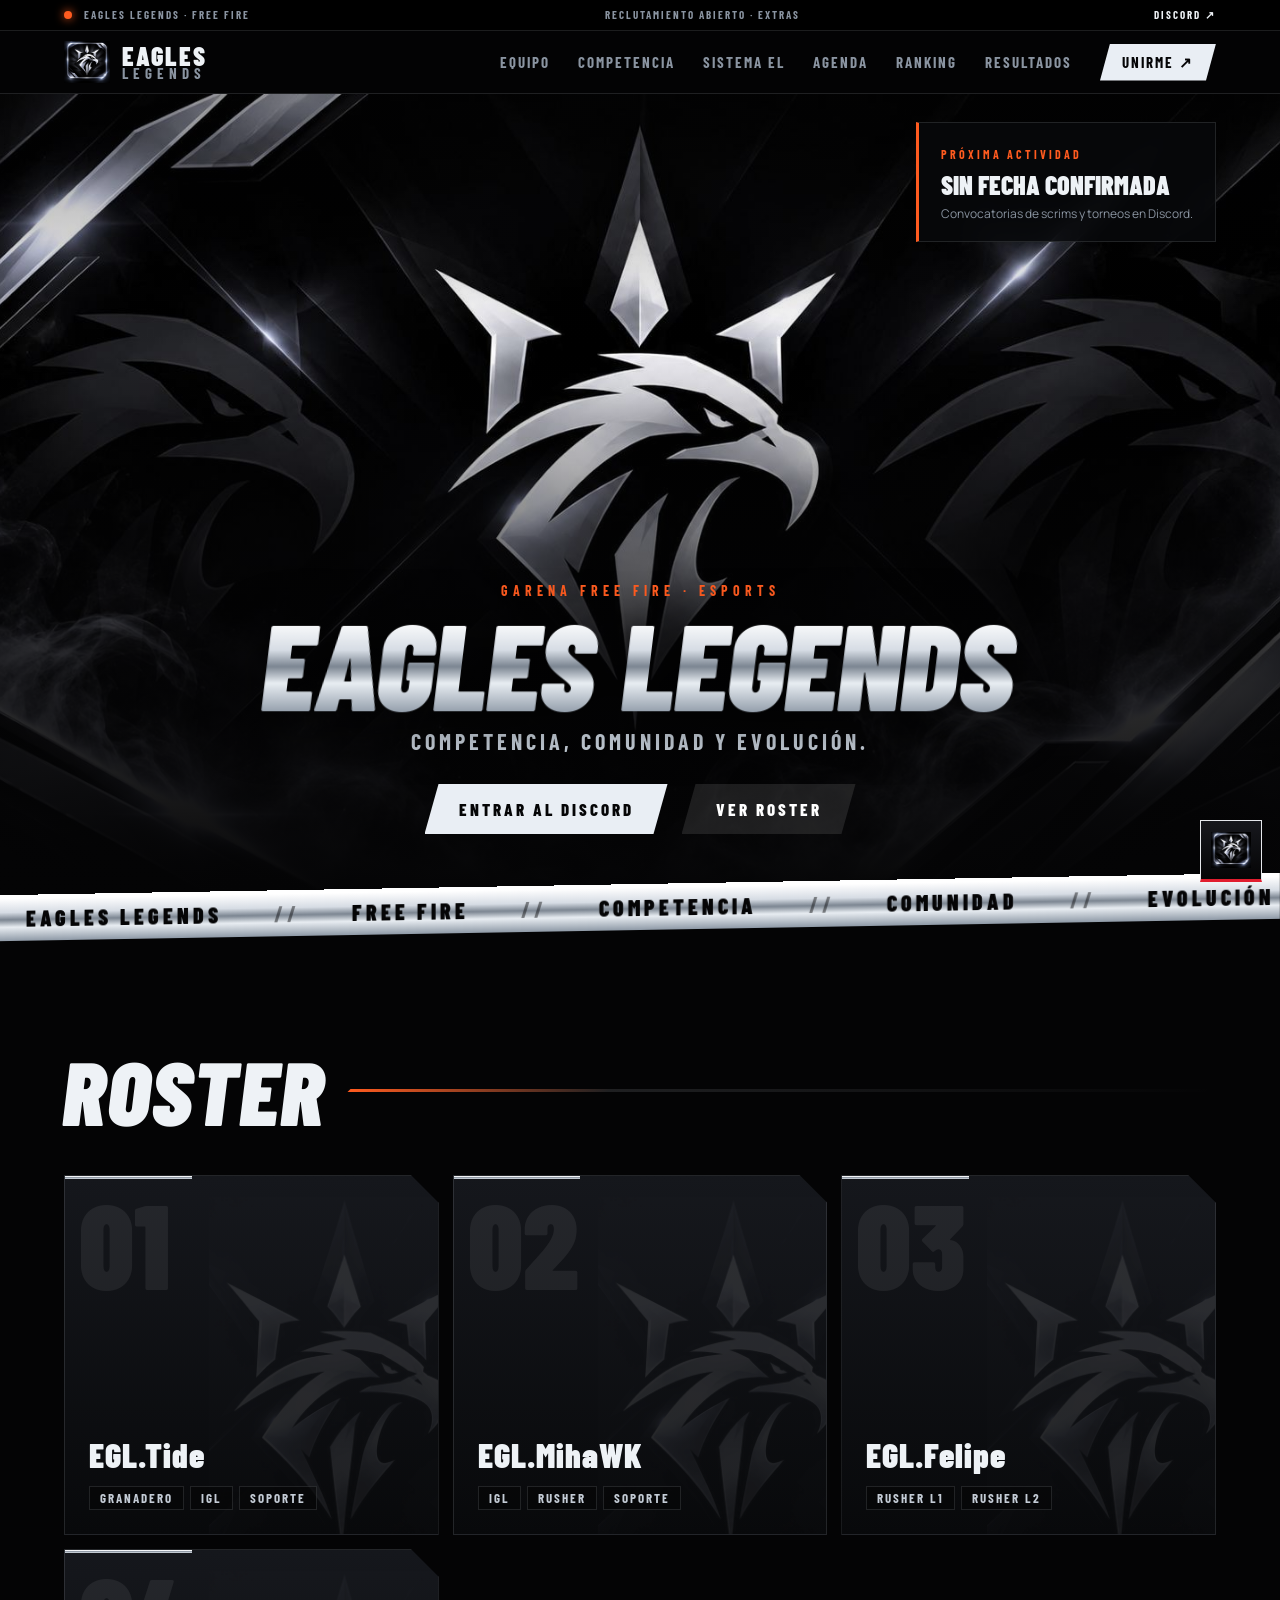
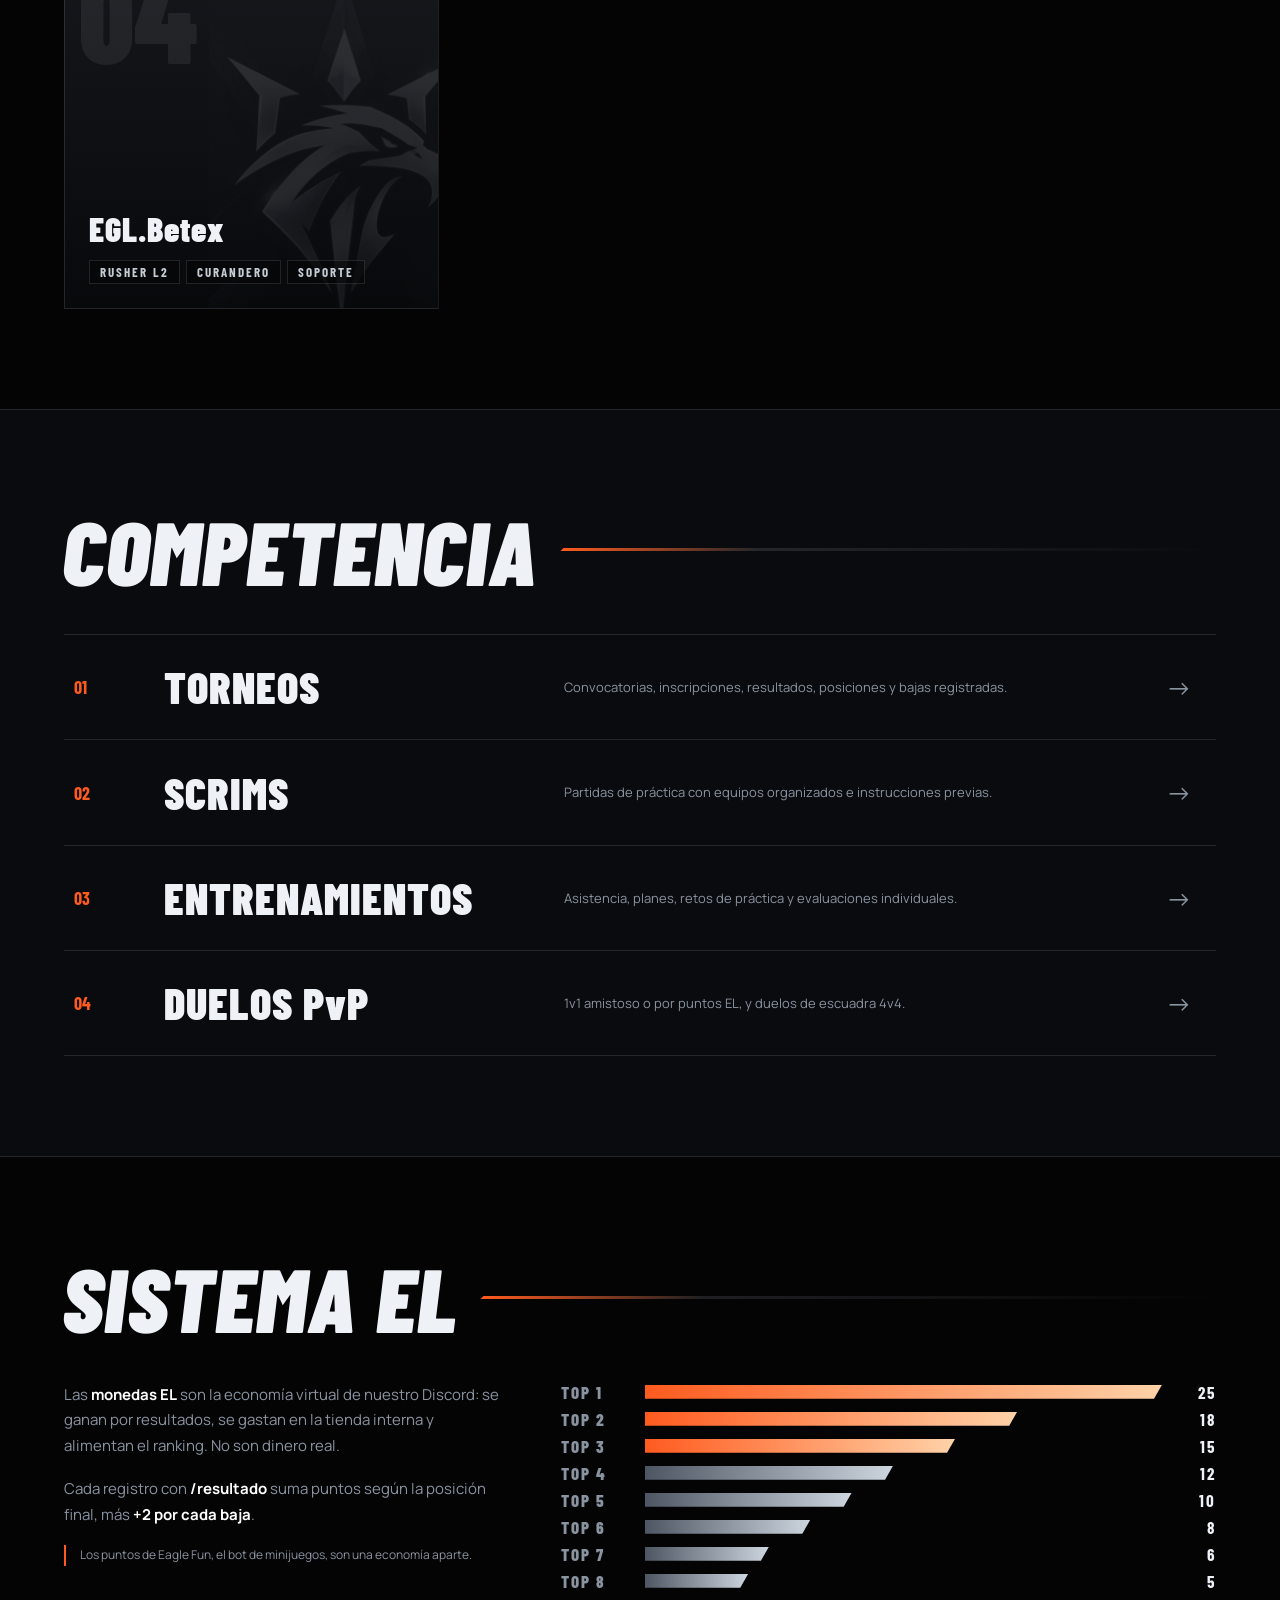
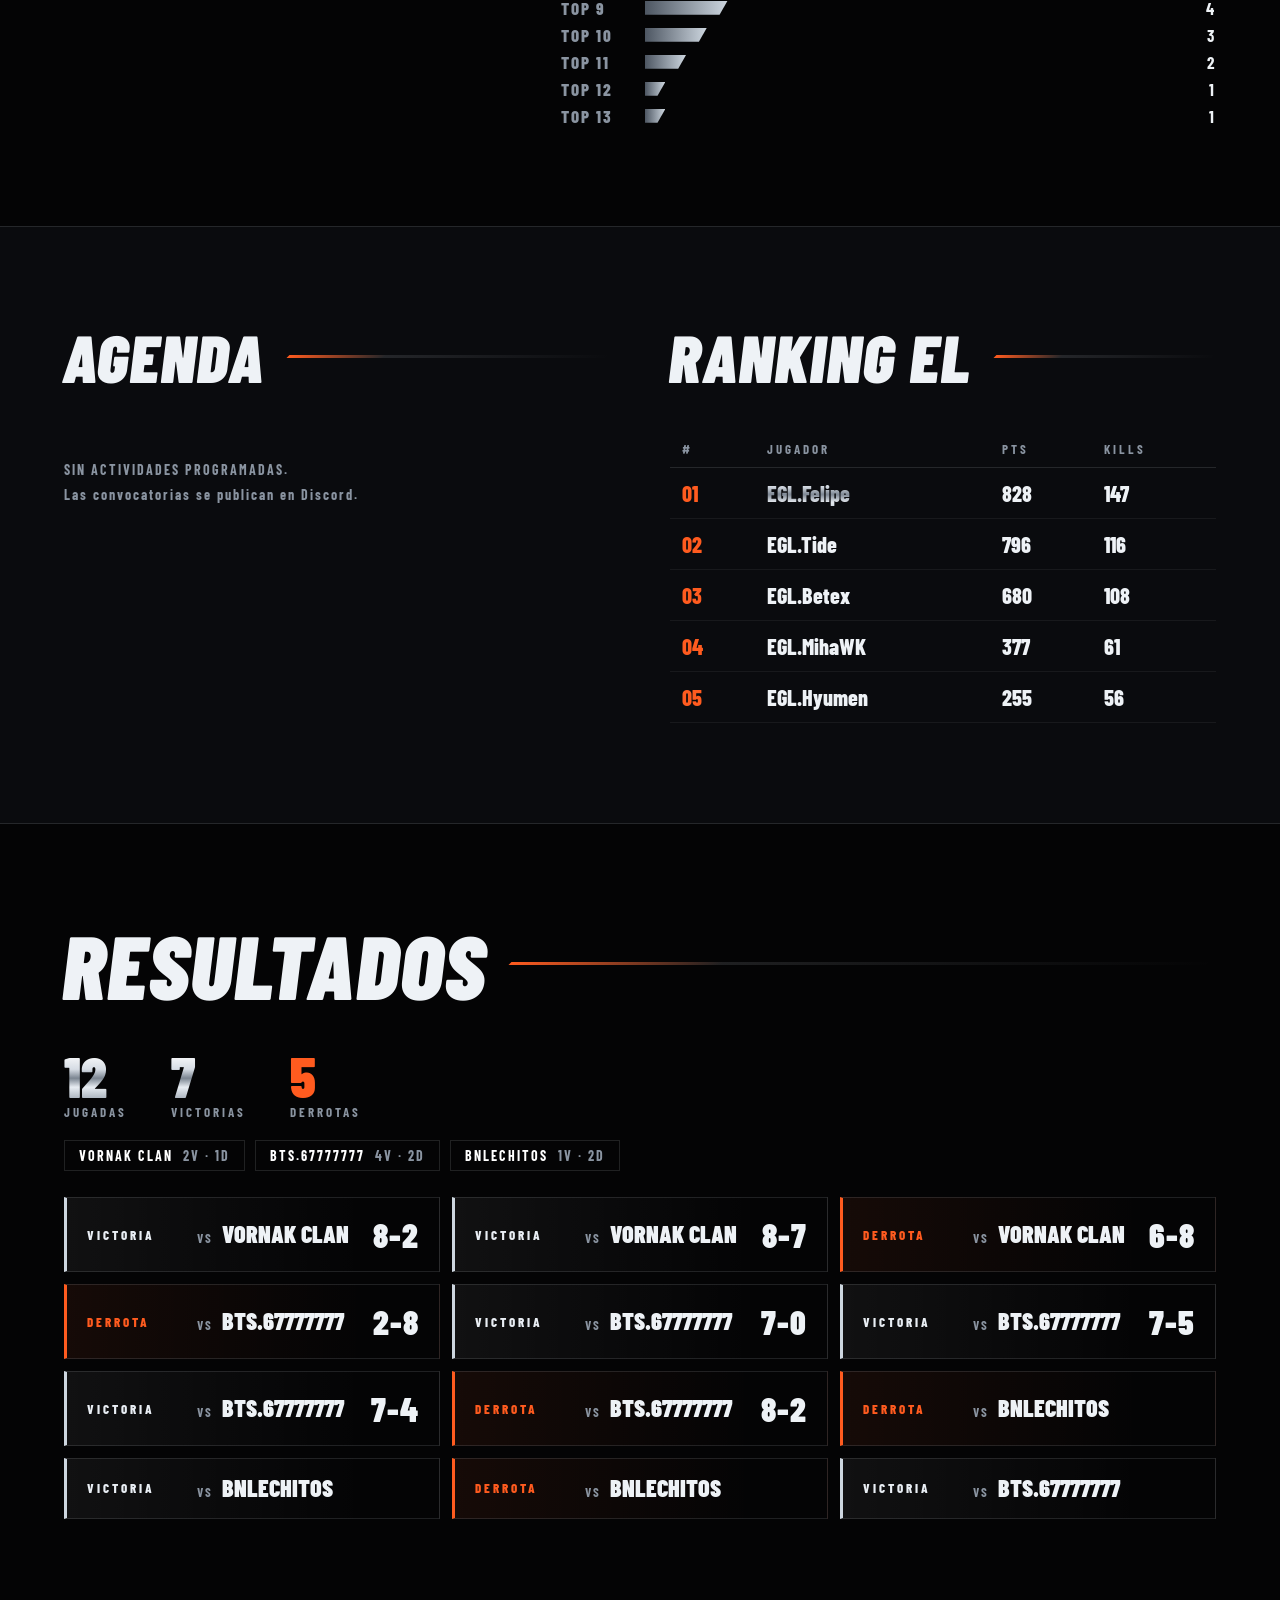
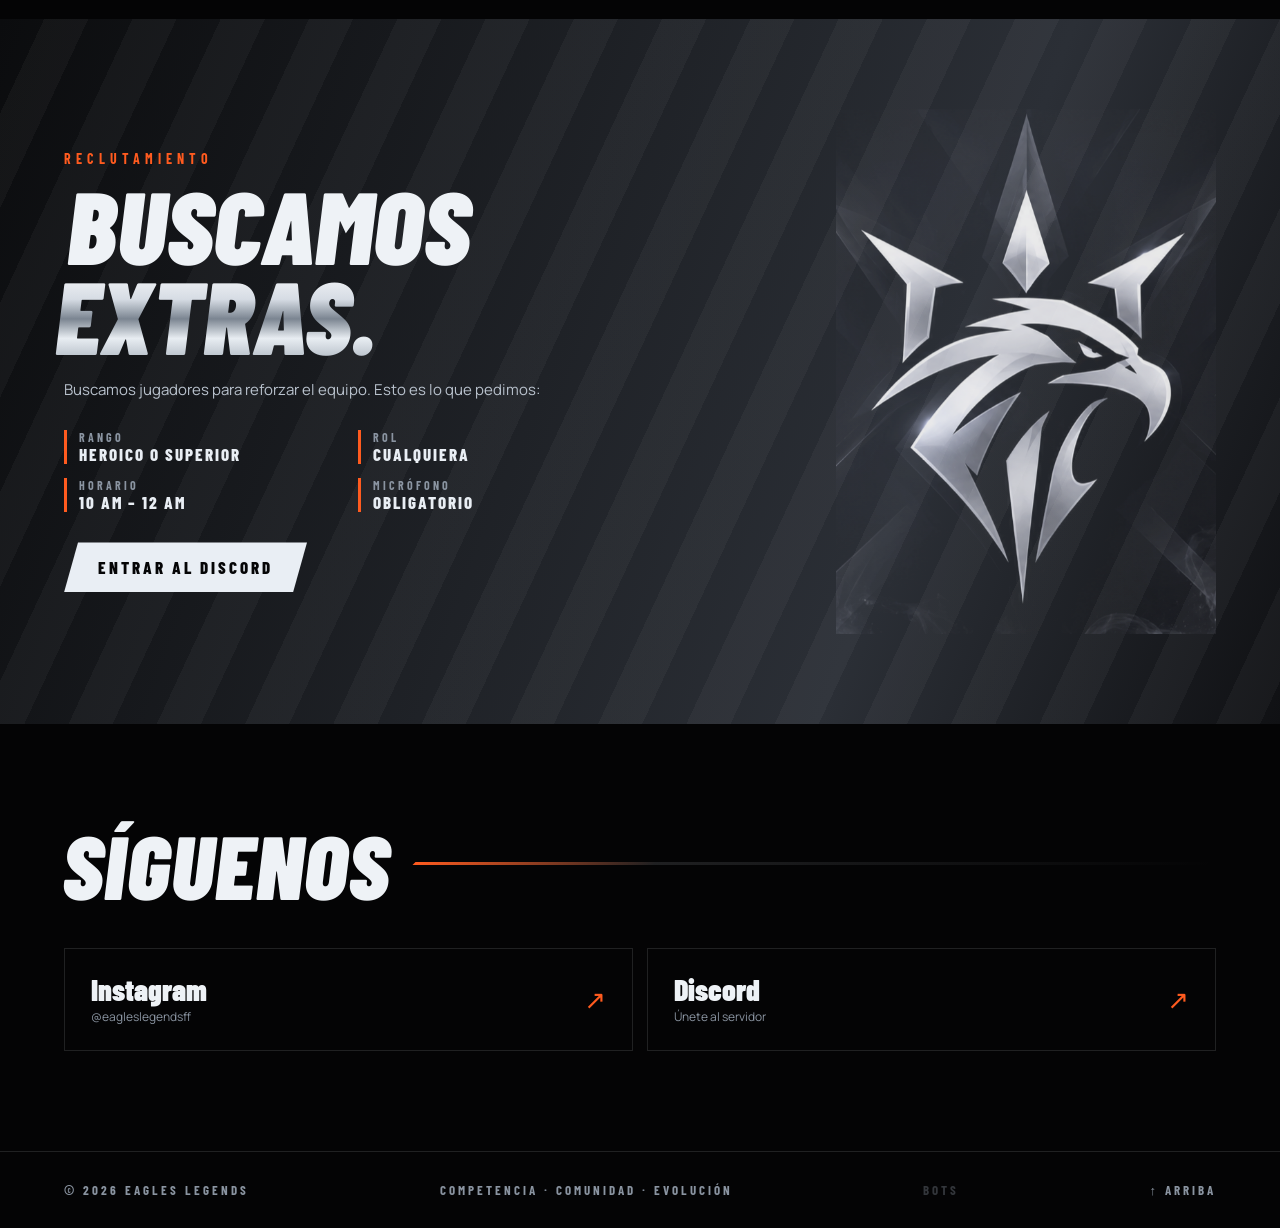
<file: index.html>
<!doctype html>
<html lang="es"><head><meta charset="utf-8"><meta name="viewport" content="width=device-width, initial-scale=1"><meta name="theme-color" content="#050506">
<title>Eagles Legends | Free Fire Esports</title>
<meta name="description" content="Eagles Legends: equipo de esports de Free Fire. Competencia, comunidad y evolución.">
<meta property="og:title" content="Eagles Legends | Free Fire Esports"><meta property="og:description" content="Competencia, comunidad y evolución."><meta property="og:image" content="https://egl-ff.github.io/Eagles-Legends/assets/logo.png"><meta name="twitter:card" content="summary">
<link rel="icon" type="image/png" href="assets/favicon.png">
<link rel="preconnect" href="https://fonts.googleapis.com"><link rel="preconnect" href="https://fonts.gstatic.com" crossorigin>
<link href="https://fonts.googleapis.com/css2?family=Barlow+Condensed:wght@600;700;800;900&family=Manrope:wght@400;600;800&display=swap" rel="stylesheet">
<link rel="stylesheet" href="styles.css?v=12"></head>
<body>
<div class="topbar"><span><b class="live"></b> EAGLES LEGENDS · FREE FIRE</span><span>RECLUTAMIENTO ABIERTO · EXTRAS</span><a data-discord target="_blank" rel="noopener noreferrer">DISCORD ↗</a></div>
<header class="site-header" id="inicio"><a class="brand" href="#inicio"><img src="assets/logo.png" alt="Eagles Legends" width="46" height="42"><span>EAGLES<b>LEGENDS</b></span></a>
<button class="nav-toggle" aria-label="Menú" aria-expanded="false"><span></span><span></span></button>
<nav class="main-nav"><a href="#equipo">Equipo</a><a href="#competencia">Competencia</a><a href="#sistema">Sistema EL</a><a href="#agenda">Agenda</a><a href="#ranking">Ranking</a><a href="#resultados">Resultados</a><a class="cta" data-discord target="_blank" rel="noopener noreferrer">Unirme ↗</a></nav></header>
<main>
<section class="hero"><div class="hero-bg"></div>
<div class="hero-copy"><p class="kick">GARENA FREE FIRE · ESPORTS</p><h1>EAGLES<br><em>LEGENDS</em></h1><p class="lead">Competencia, comunidad y evolución.</p>
<div class="actions"><a class="btn solid" data-discord target="_blank" rel="noopener noreferrer">ENTRAR AL DISCORD</a><a class="btn line" href="#equipo">VER ROSTER</a></div></div>

<aside class="match" id="next-match"><small>PRÓXIMA ACTIVIDAD</small><h3>SIN FECHA CONFIRMADA</h3><p>Convocatorias de scrims y torneos en Discord.</p></aside></section>
<div class="ticker"><div><span>EAGLES LEGENDS</span><b>//</b><span>FREE FIRE</span><b>//</b><span>COMPETENCIA</span><b>//</b><span>COMUNIDAD</span><b>//</b><span>EVOLUCIÓN</span><b>//</b><span>EAGLES LEGENDS</span><b>//</b><span>FREE FIRE</span><b>//</b><span>COMPETENCIA</span><b>//</b><span>COMUNIDAD</span><b>//</b><span>EVOLUCIÓN</span><b>//</b></div></div>
<section class="sec" id="equipo"><div class="head rv"><h2>ROSTER</h2></div><div class="roster" id="roster-grid"></div></section>
<section class="sec dark" id="competencia"><div class="head rv"><h2>COMPETENCIA</h2></div><div class="clist"><div class="crow rv"><span>01</span><h3>TORNEOS</h3><p>Convocatorias, inscripciones, resultados, posiciones y bajas registradas.</p><i>→</i></div><div class="crow rv"><span>02</span><h3>SCRIMS</h3><p>Partidas de práctica con equipos organizados e instrucciones previas.</p><i>→</i></div><div class="crow rv"><span>03</span><h3>ENTRENAMIENTOS</h3><p>Asistencia, planes, retos de práctica y evaluaciones individuales.</p><i>→</i></div><div class="crow rv"><span>04</span><h3>DUELOS PvP</h3><p>1v1 amistoso o por puntos EL, y duelos de escuadra 4v4.</p><i>→</i></div></div></section>
<section class="sec" id="sistema"><div class="head rv"><h2>SISTEMA EL</h2></div>
<div class="sys"><div class="sys-text rv"><p>Las <b>monedas EL</b> son la economía virtual de nuestro Discord: se ganan por resultados, se gastan en la tienda interna y alimentan el ranking. No son dinero real.</p><p>Cada registro con <b>/resultado</b> suma puntos según la posición final, más <b>+2 por cada baja</b>.</p><p class="note">Los puntos de Eagle Fun, el bot de minijuegos, son una economía aparte.</p></div>
<div class="bars rv"><div class="bar top" data-w="100"><span>TOP 1</span><i></i><b>25</b></div><div class="bar top" data-w="72"><span>TOP 2</span><i></i><b>18</b></div><div class="bar top" data-w="60"><span>TOP 3</span><i></i><b>15</b></div><div class="bar" data-w="48"><span>TOP 4</span><i></i><b>12</b></div><div class="bar" data-w="40"><span>TOP 5</span><i></i><b>10</b></div><div class="bar" data-w="32"><span>TOP 6</span><i></i><b>8</b></div><div class="bar" data-w="24"><span>TOP 7</span><i></i><b>6</b></div><div class="bar" data-w="20"><span>TOP 8</span><i></i><b>5</b></div><div class="bar" data-w="16"><span>TOP 9</span><i></i><b>4</b></div><div class="bar" data-w="12"><span>TOP 10</span><i></i><b>3</b></div><div class="bar" data-w="8"><span>TOP 11</span><i></i><b>2</b></div><div class="bar" data-w="4"><span>TOP 12</span><i></i><b>1</b></div><div class="bar" data-w="4"><span>TOP 13</span><i></i><b>1</b></div></div></div></section>
<section class="sec dark two" id="agenda"><div><div class="head rv"><h2>AGENDA</h2></div><div id="event-list"></div></div>
<div id="ranking"><div class="head rv"><h2>RANKING EL</h2></div><div class="tw"><table><thead><tr><th>#</th><th>JUGADOR</th><th>PTS</th><th>KILLS</th></tr></thead><tbody id="rank-body"></tbody></table></div></div></section>
<section class="sec" id="resultados"><div class="head rv"><h2>RESULTADOS</h2></div><div class="rsum" id="res-sum"></div><div class="rivals" id="res-riv"></div><div class="rlist" id="res-list"></div></section>
<section class="sec dark" id="agendainfo" hidden><div class="head"><h2 id="pg-title">INFO DEL TORNEO</h2></div><p class="tname" id="t-name"></p><div class="tgrid" id="t-grid"></div><a class="btn line" href="#inicio" style="margin-right:10px">← VOLVER</a><a class="btn solid" data-discord target="_blank" rel="noopener noreferrer">ENTRAR AL DISCORD</a></section>
<section class="join" id="unete"><div class="join-in rv"><p class="kick">RECLUTAMIENTO</p><h2>BUSCAMOS<br><em>EXTRAS.</em></h2><p>Buscamos jugadores para reforzar el equipo. Esto es lo que pedimos:</p><ul class="reqs"><li><small>RANGO</small>Heroico o superior</li><li><small>ROL</small>Cualquiera</li><li><small>HORARIO</small>10 AM – 12 AM</li><li><small>MICRÓFONO</small>Obligatorio</li></ul><a class="btn solid" data-discord target="_blank" rel="noopener noreferrer">ENTRAR AL DISCORD</a></div><img src="assets/eagle-crest.png" alt=""></section>
<section class="sec"><div class="head rv"><h2>SÍGUENOS</h2></div><div class="social" id="social-links"></div></section>
</main>
<footer><span>© <b id="year"></b> EAGLES LEGENDS</span><span>COMPETENCIA · COMUNIDAD · EVOLUCIÓN</span><a href="#bots" style="opacity:.35">BOTS</a><a href="#inicio">↑ ARRIBA</a></footer>
<script src="site-config.js?v=19"></script><script src="app.js?v=17"></script>
<script src="eagle-chat.js?v=1" defer></script></body></html>
</file>
<file: styles.css>
:root{--bg:#040405;--p:#0a0b0e;--line:rgba(226,232,240,.12);--tx:#eef2f6;--mut:#8a94a1;--hot:#ff5b1f;--chrome:linear-gradient(180deg,#fff 8%,#d6dce4 38%,#7b8591 54%,#e8edf2 70%,#8f9aa7);--d:'Barlow Condensed',Impact,sans-serif;--b:'Manrope',system-ui,sans-serif;--max:1240px}
*{box-sizing:border-box;margin:0;padding:0}html{scroll-behavior:smooth;scroll-padding-top:90px}body{background:var(--bg);color:var(--tx);font:400 15px/1.7 var(--b);overflow-x:hidden}a{color:inherit;text-decoration:none}img{max-width:100%}
.topbar{display:flex;justify-content:space-between;gap:16px;padding:8px 5vw;background:#000;border-bottom:1px solid var(--line);font:700 11px var(--d);letter-spacing:2px;color:var(--mut)}.topbar a{color:var(--tx)}.topbar a:hover{color:var(--hot)}.live{display:inline-block;width:8px;height:8px;background:var(--hot);border-radius:50%;margin-right:8px;box-shadow:0 0 10px var(--hot);animation:bl 1.4s infinite}@keyframes bl{50%{opacity:.25}}
.site-header{position:sticky;top:0;z-index:50;display:flex;justify-content:space-between;align-items:center;padding:10px 5vw;background:rgba(4,4,5,.88);backdrop-filter:blur(12px);border-bottom:1px solid var(--line)}
.brand{display:flex;align-items:center;gap:12px;font:900 26px/.9 var(--d);letter-spacing:2px}.brand b{display:block;font-size:15px;letter-spacing:5px;color:var(--mut)}
.main-nav{display:flex;align-items:center;gap:28px;font:700 15px var(--d);letter-spacing:2px;text-transform:uppercase}.main-nav a{color:var(--mut);transition:.2s}.main-nav a:hover{color:#fff}.main-nav .cta{color:#050506;background:#e9eef4;padding:9px 22px;clip-path:polygon(10px 0,100% 0,calc(100% - 10px) 100%,0 100%)}.main-nav .cta:hover{background:var(--hot);color:#000}
.nav-toggle{display:none;background:0;border:0;padding:8px}.nav-toggle span{display:block;width:26px;height:2px;background:#fff;margin:6px 0}
.hero{position:relative;isolation:isolate;min-height:max(660px,calc(100svh - 96px));display:flex;flex-direction:column;align-items:center;justify-content:flex-end;text-align:center;padding:0 5vw 64px;overflow:hidden}
.hero-bg{position:absolute;inset:0;z-index:-1;background:linear-gradient(180deg,rgba(4,4,5,.4) 0,rgba(4,4,5,0) 32%,rgba(4,4,5,.8) 68%,var(--bg) 100%),url(assets/hero-bg.jpg) center top/cover;animation:zoom 2.4s cubic-bezier(.2,.7,.2,1) both}@keyframes zoom{from{transform:scale(1.1);opacity:.4}}
.hero-copy{max-width:100%}.kick{font:700 14px var(--d);letter-spacing:5px;color:var(--hot)}
h1{font:900 clamp(64px,9.5vw,170px)/.85 var(--d);letter-spacing:-1px;margin:12px 0 14px;transform:skewX(-7deg);background:var(--chrome);-webkit-background-clip:text;background-clip:text;color:transparent;filter:drop-shadow(0 8px 28px rgba(0,0,0,.7));padding-inline:.06em}h1 br{display:none}h1 em{font-style:normal;margin-left:.22em}
.lead{font:700 22px var(--d);letter-spacing:4px;color:#c3ccd6;text-transform:uppercase}.actions{display:flex;justify-content:center;gap:14px;margin-top:30px;flex-wrap:wrap}
.btn{display:inline-block;font:800 17px var(--d);letter-spacing:3px;padding:15px 34px;clip-path:polygon(14px 0,100% 0,calc(100% - 14px) 100%,0 100%);transition:.2s;cursor:pointer}.btn.solid{background:#e9eef4;color:#050506}.btn.solid:hover{background:var(--hot)}.btn.line{background:rgba(255,255,255,.1);color:#fff}.btn.line:hover{background:rgba(255,255,255,.24)}
.match{position:absolute;right:5vw;top:28px;width:300px;text-align:left;padding:18px 22px;background:rgba(8,9,11,.82);backdrop-filter:blur(8px);border:1px solid var(--line);border-left:3px solid var(--hot)}.match small,.ev small{font:700 12px var(--d);letter-spacing:3px;color:var(--hot)}.match h3{font:900 26px/1.1 var(--d);margin:4px 0 6px}.match p{font-size:12px;color:var(--mut);line-height:1.5}
.btn.sm{padding:10px 24px;font-size:15px;margin-top:14px}.cd{display:flex;gap:16px;margin:12px 0 2px;font:900 22px var(--d);color:var(--hot)}.cd span{font:700 12px var(--d);letter-spacing:2px;color:var(--mut)}.cd b{font:900 36px/1 var(--d);color:#fff;margin-right:3px;letter-spacing:0}.match .btn{display:inline-block}
.ticker{background:var(--chrome);background-size:100% 100%;color:#050506;overflow:hidden;white-space:nowrap;transform:skewY(-1deg);margin:-14px 0 20px;position:relative}.ticker div{display:inline-block;padding:10px 0;font:900 22px var(--d);letter-spacing:4px;animation:tk 30s linear infinite}.ticker span,.ticker b{margin:0 26px}.ticker b{opacity:.45}@keyframes tk{to{transform:translateX(-50%)}}
.sec{padding:100px max(5vw,calc((100vw - var(--max))/2))}.sec.dark{background:var(--p);border-block:1px solid var(--line)}
.head{display:flex;align-items:center;gap:22px;margin-bottom:44px}.head h2{font:900 clamp(46px,7vw,92px)/.9 var(--d);letter-spacing:1px;transform:skewX(-7deg);transform-origin:left}.head:after{content:"";flex:1;height:3px;background:linear-gradient(90deg,var(--hot),var(--line) 30%,transparent);transform:skewX(-45deg)}
.roster{display:grid;grid-template-columns:repeat(auto-fit,minmax(300px,1fr));gap:14px}.player{position:relative;min-height:360px;padding:24px;display:flex;flex-direction:column;justify-content:flex-end;background:linear-gradient(180deg,#15171c,#08090b);border:1px solid var(--line);clip-path:polygon(0 0,calc(100% - 28px) 0,100% 28px,100% 100%,0 100%);transition:.25s;overflow:hidden}
.player:before{content:"";position:absolute;right:-25%;top:6%;width:100%;aspect-ratio:1;background:url(assets/eagle-crest.png) center/contain no-repeat;mix-blend-mode:screen;opacity:.11;transition:.4s}.player:after{content:"";position:absolute;left:0;top:0;height:3px;width:34%;background:var(--chrome);transition:width .35s}
.player:hover{border-color:#e9eef4;transform:translateY(-6px)}.player:hover:before{opacity:.22;transform:scale(1.06)}.player:hover:after{width:100%}
.num{position:absolute;top:6px;left:14px;font:900 120px/1 var(--d);color:rgba(255,255,255,.07)}.pname{position:relative;overflow-wrap:anywhere;font:900 34px/1 var(--d);letter-spacing:1px;margin-bottom:14px}.roles{position:relative;display:flex;flex-wrap:wrap;gap:6px}.roles i{font:700 13px var(--d);font-style:normal;letter-spacing:2px;text-transform:uppercase;padding:3px 10px;border:1px solid var(--line);background:rgba(4,4,5,.5);color:#c4ccd6}
.pimg{position:absolute;right:0;bottom:0;width:100%;height:100%;object-fit:contain;object-position:center bottom;transition:transform .4s}.player:hover .pimg{transform:scale(1.04)}.player.has-photo:before,.player.has-photo:hover:before{inset:0;width:auto;aspect-ratio:auto;background:linear-gradient(0deg,#08090b 4%,rgba(8,9,11,0) 55%);mix-blend-mode:normal;opacity:1;transform:none;z-index:1}.player.has-photo .num,.player.has-photo .pname,.player.has-photo .roles{z-index:2}
.player.open{border:1px dashed rgba(255,91,31,.5);background:repeating-linear-gradient(135deg,transparent 0 14px,rgba(255,91,31,.05) 14px 28px)}.player.open:before{opacity:.05}.player.open .pname{color:var(--mut)}.player.open .roles i{border-color:rgba(255,91,31,.4);color:var(--hot)}.player.open em{position:relative;font:800 15px var(--d);font-style:normal;letter-spacing:3px;color:var(--hot);margin-top:16px}
.clist{border-top:1px solid var(--line)}.crow{display:grid;grid-template-columns:70px 380px 1fr 40px;align-items:center;gap:20px;padding:30px 10px;border-bottom:1px solid var(--line);transition:.25s}.crow:hover{background:linear-gradient(90deg,rgba(255,91,31,.08),transparent 70%);padding-left:26px}.crow span{font:700 18px var(--d);color:var(--hot)}.crow h3{font:900 44px/1 var(--d);letter-spacing:1px}.crow p{color:var(--mut);font-size:13px}.crow i{font-style:normal;font-size:26px;color:var(--mut)}.crow:hover i{color:var(--hot)}
.sys{display:grid;grid-template-columns:.8fr 1.2fr;gap:60px;align-items:start}.sys-text p{color:var(--mut);margin-bottom:18px}.sys-text b{color:#fff}.note{font-size:12px;border-left:2px solid var(--hot);padding-left:14px}
.bars{display:grid;gap:7px}.bar{display:grid;grid-template-columns:70px 1fr 40px;align-items:center;gap:14px;font:800 17px var(--d);letter-spacing:2px}.bar span{color:var(--mut)}.bar i{height:14px;background:linear-gradient(90deg,#4d5662,#cdd6df);width:0;transition:width 1s cubic-bezier(.2,.7,.2,1);clip-path:polygon(0 0,100% 0,calc(100% - 8px) 100%,0 100%)}.bars.in .bar i{width:var(--w)}.bar.top i{background:linear-gradient(90deg,var(--hot),#ffd2a8)}.bar b{text-align:right}
.two{display:grid;grid-template-columns:1fr 1fr;gap:60px}.two .head h2{font-size:clamp(40px,5.2vw,76px)}.two>*{min-width:0}
.ev{display:flex;gap:22px;padding:18px 0;border-bottom:1px solid var(--line)}.evd{min-width:64px;font:700 13px var(--d);letter-spacing:2px;color:var(--mut);text-align:center}.evd b{display:block;font:900 44px/1 var(--d);color:#fff}.ev h4{font:900 26px var(--d)}.ev p{font-size:12px;color:var(--mut)}
.empty{color:var(--mut);font:700 14px/1.8 var(--d);letter-spacing:2px;padding:26px 0;text-align:left}.tw{overflow-x:auto}table{width:100%;border-collapse:collapse}th{font:700 13px var(--d);letter-spacing:3px;color:var(--mut);text-align:left;padding:10px 12px;border-bottom:1px solid var(--line)}td{padding:12px;font:800 22px var(--d);border-bottom:1px solid rgba(255,255,255,.06)}td:first-child{color:var(--hot)}tbody tr:first-child td:nth-child(2){background:var(--chrome);-webkit-background-clip:text;background-clip:text;color:transparent}
.rsum{display:flex;flex-wrap:wrap;gap:12px 44px;margin-bottom:28px;font:700 13px var(--d);letter-spacing:3px;color:var(--mut)}.rsum b{display:block;font:900 56px/1 var(--d);letter-spacing:0;background:var(--chrome);-webkit-background-clip:text;background-clip:text;color:transparent}.rsum div:nth-child(3) b{background:none;color:var(--hot)}
.rivals{display:flex;flex-wrap:wrap;gap:10px;margin:-8px 0 26px}.rivals span{border:1px solid var(--line);padding:6px 14px;font:700 14px var(--d);letter-spacing:2px;color:var(--mut)}.rivals b{color:#fff;margin-right:10px}
.rlist{display:grid;grid-template-columns:repeat(auto-fill,minmax(320px,1fr));gap:12px}.res{display:grid;grid-template-columns:96px minmax(0,1fr) auto;align-items:center;gap:14px;padding:16px 20px;border:1px solid var(--line);border-left:3px solid #cdd6df;background:linear-gradient(90deg,rgba(255,255,255,.05),transparent 80%)}.res.l{border-left-color:var(--hot);background:linear-gradient(90deg,rgba(255,91,31,.07),transparent 80%)}.res em{font:800 13px var(--d);font-style:normal;letter-spacing:3px;color:#e9eef4}.res.l em{color:var(--hot)}.res h4{font:900 24px/1.1 var(--d);overflow-wrap:anywhere}.res h4 small{font:700 13px var(--d);letter-spacing:2px;color:var(--mut);margin-right:4px}.res b{font:900 34px var(--d);letter-spacing:1px}
.reqs{list-style:none;display:grid;grid-template-columns:1fr 1fr;gap:14px 28px;margin:0 0 30px;max-width:560px}.reqs li{font:800 17px var(--d);letter-spacing:2px;text-transform:uppercase;color:#e9eef4;border-left:3px solid var(--hot);padding-left:12px}.reqs small{display:block;font:700 12px var(--d);color:var(--mut);letter-spacing:3px}
[hidden]{display:none!important}.solo .topbar,.solo .site-header,.solo footer,.solo main>:not(#agendainfo){display:none!important}.solo #agendainfo{min-height:100svh;padding-top:70px}.tname{font:800 22px var(--d);letter-spacing:4px;color:var(--hot);margin:-20px 0 28px}.tgrid{display:grid;grid-template-columns:1fr 1fr;gap:14px;margin-bottom:36px}.tbox{padding:24px 26px;border:1px solid var(--line);background:linear-gradient(180deg,#15171c,#08090b)}.tbox.wide{grid-column:1/-1}.tbox h3{font:900 28px var(--d);letter-spacing:2px;margin-bottom:14px}.tbox p{color:#cdd5de}.tbd{font:700 14px var(--d);letter-spacing:3px;color:var(--mut)}.maps{display:grid;grid-template-columns:repeat(auto-fit,minmax(200px,1fr));gap:12px}.map{position:relative;aspect-ratio:16/9;display:flex;align-items:flex-end;overflow:hidden;border:1px solid var(--line);background:repeating-linear-gradient(135deg,#101216 0 14px,#0b0c0f 14px 28px)}.map img{position:absolute;inset:0;width:100%;height:100%;object-fit:cover}.map.has-img:after{content:"";position:absolute;inset:0;background:linear-gradient(0deg,rgba(4,4,5,.85),transparent 60%)}.map figcaption{position:relative;z-index:1;padding:12px 16px;font:900 24px var(--d);letter-spacing:2px;text-transform:uppercase}
.chips span{display:inline-block;margin:0 8px 8px 0;padding:5px 14px;border:1px solid var(--line);font:800 16px var(--d);letter-spacing:2px;text-transform:uppercase}.chips.ok span{border-color:#cdd6df;color:#fff}.chips.no span{border-color:rgba(255,91,31,.55);color:var(--hot)}.tbox ul{list-style:none}.tbox li{position:relative;padding:9px 0 9px 20px;border-bottom:1px solid rgba(255,255,255,.06);color:#cdd5de}.tbox.dq li:before{content:"✕";color:var(--hot)}.tbox p+p{margin-top:12px}.tbox .slogan{font:900 clamp(26px,3.4vw,40px)/1.05 var(--d);letter-spacing:2px;margin-top:18px;background:var(--chrome);-webkit-background-clip:text;background-clip:text;color:transparent}.tbox .slogan+.slogan{margin-top:6px;font-size:20px;letter-spacing:4px}
.tbox li:before{content:"▸";position:absolute;left:0;color:var(--hot)}
.join{position:relative;display:grid;grid-template-columns:1fr auto;align-items:center;gap:30px;padding:90px max(5vw,calc((100vw - var(--max))/2));background:linear-gradient(110deg,#0b0c0e,#2b2f36 70%,#101114);overflow:hidden}.join:before{content:"";position:absolute;inset:0;background:repeating-linear-gradient(115deg,transparent 0 40px,rgba(255,255,255,.035) 40px 80px)}.join-in{position:relative;max-width:640px}.join h2{font:900 clamp(52px,8vw,104px)/.88 var(--d);margin:12px 0 18px;transform:skewX(-7deg);transform-origin:left}.join h2 em{font-style:normal;background:var(--chrome);-webkit-background-clip:text;background-clip:text;color:transparent}.join p:not(.kick){color:#b8c1cc;margin-bottom:28px}.join img{position:relative;width:min(380px,32vw);mix-blend-mode:screen;opacity:.9}
.social{display:grid;grid-template-columns:repeat(auto-fit,minmax(260px,1fr));gap:14px}.social a{display:grid;grid-template-columns:1fr auto;padding:22px 26px;border:1px solid var(--line);transition:.25s}.social a:hover{border-color:var(--hot);background:rgba(255,91,31,.06)}.social b{font:900 30px var(--d)}.social span{grid-column:1;font-size:12px;color:var(--mut)}.social i{grid-row:1/3;grid-column:2;font-style:normal;font-size:26px;align-self:center;color:var(--hot)}
footer{display:flex;justify-content:space-between;flex-wrap:wrap;gap:14px;padding:30px 5vw;border-top:1px solid var(--line);font:700 13px var(--d);letter-spacing:3px;color:var(--mut)}footer a:hover{color:var(--hot)}
.rv{opacity:0;transform:translateY(26px);transition:.7s cubic-bezier(.2,.7,.2,1)}.rv.in{opacity:1;transform:none}
:focus-visible{outline:2px solid var(--hot);outline-offset:3px}@media(prefers-reduced-motion:reduce){*{animation:none!important;transition:none!important}.rv{opacity:1;transform:none}.bar i{width:var(--w)}}
@media(max-width:960px){.tgrid{grid-template-columns:1fr}.nav-toggle{display:block}.main-nav{position:absolute;top:100%;left:0;right:0;flex-direction:column;align-items:flex-start;gap:0;background:#050506;border-bottom:1px solid var(--line);max-height:0;overflow:hidden;transition:.3s}.main-nav.open{max-height:420px;padding:10px 5vw 20px}.main-nav a{padding:12px 0}.match{position:static;width:100%;margin-top:30px}.crow{grid-template-columns:44px minmax(0,1fr);gap:6px 14px}.crow p{grid-column:2}.crow i{display:none}.crow h3{font-size:34px}.sys,.two{grid-template-columns:1fr;gap:40px}.join{grid-template-columns:1fr}.join img{display:none}.topbar span:nth-child(2){display:none}}
@media(max-width:700px){.hero{padding-top:300px}.hero-bg{background-image:linear-gradient(180deg,rgba(4,4,5,.35),rgba(4,4,5,0) 30%),linear-gradient(transparent,var(--bg)),url(assets/hero-bg.jpg);background-size:100% 100%,100% 190px,230% auto;background-position:0 0,0 315px,center 0;background-repeat:no-repeat;background-color:var(--bg)}h1 br{display:block}h1 em{margin:0}h1{font-size:clamp(56px,17vw,120px)}.lead{font-size:17px;letter-spacing:3px}}
@media(max-width:520px){.reqs{grid-template-columns:1fr}.roster{grid-template-columns:1fr}.crow h3{font-size:28px}.player{min-height:240px}.sec{padding:70px 5vw}.btn{padding:14px 26px}}
</file>
